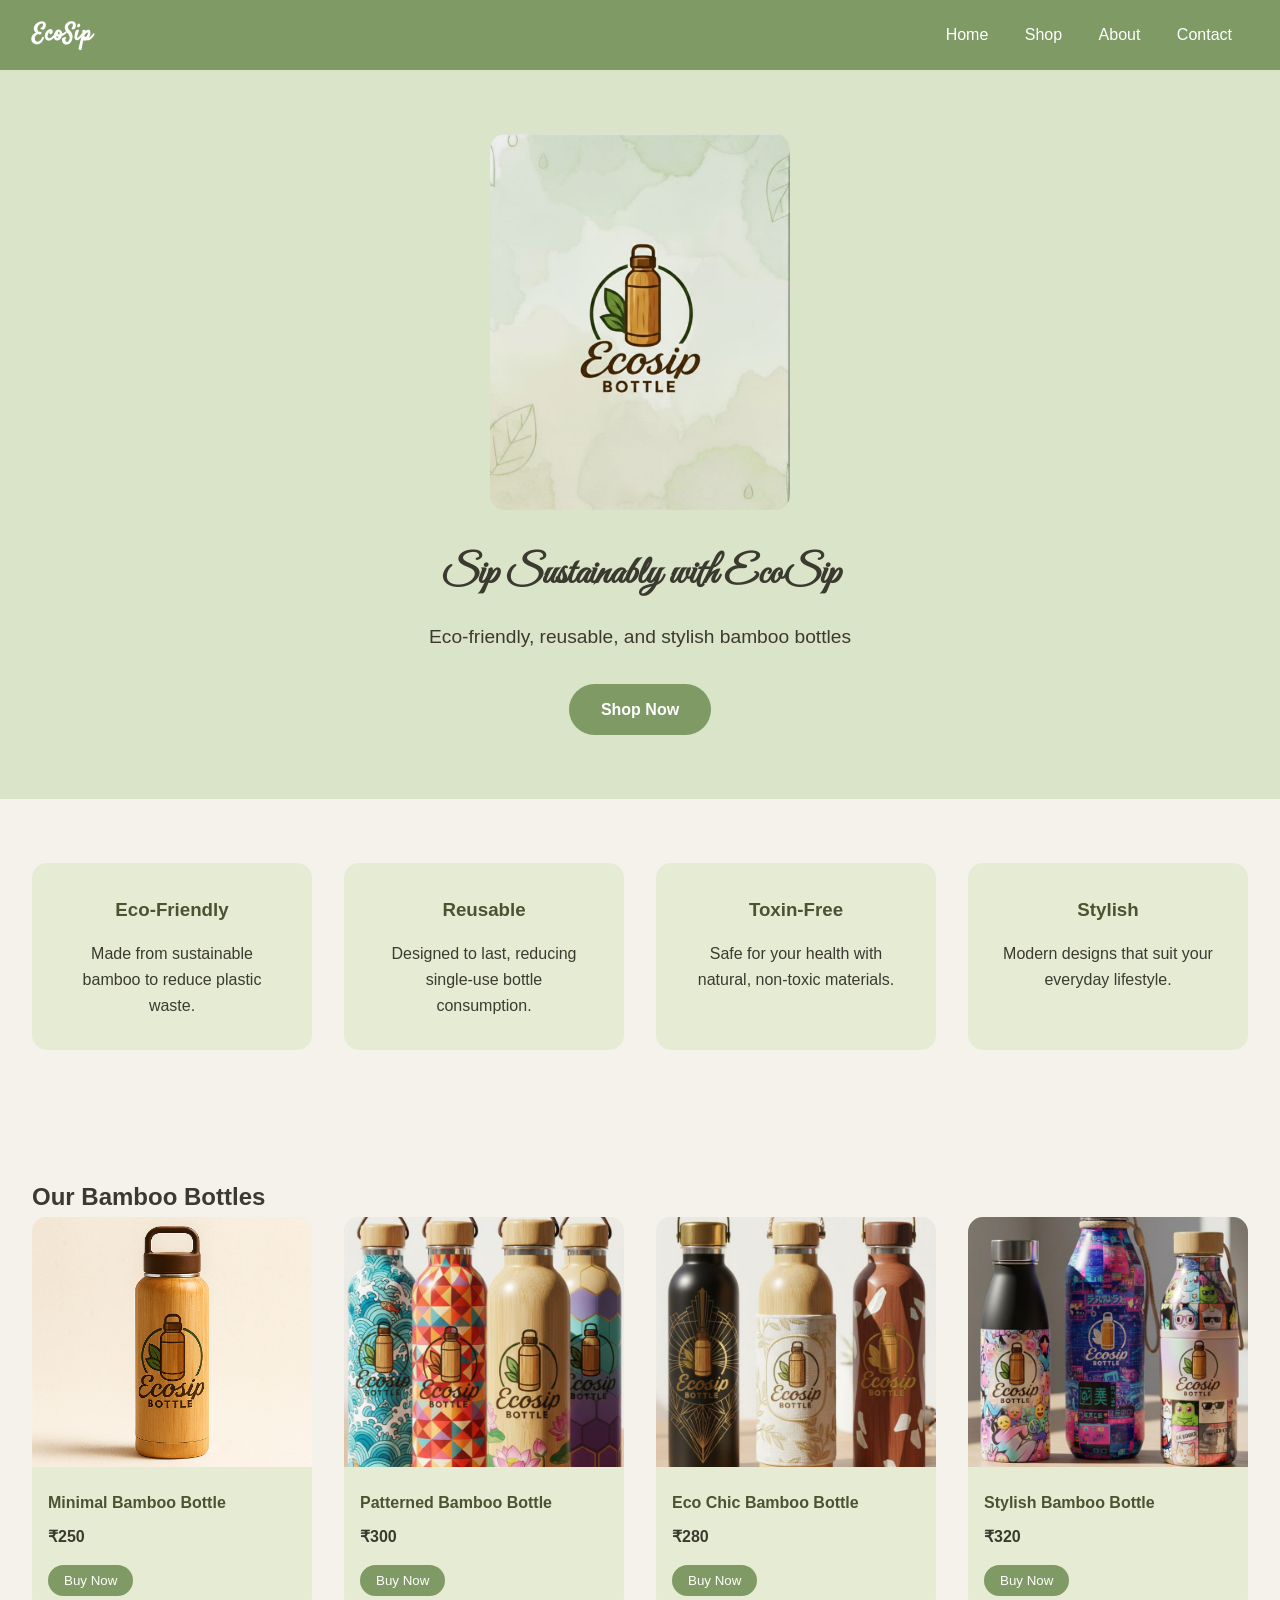
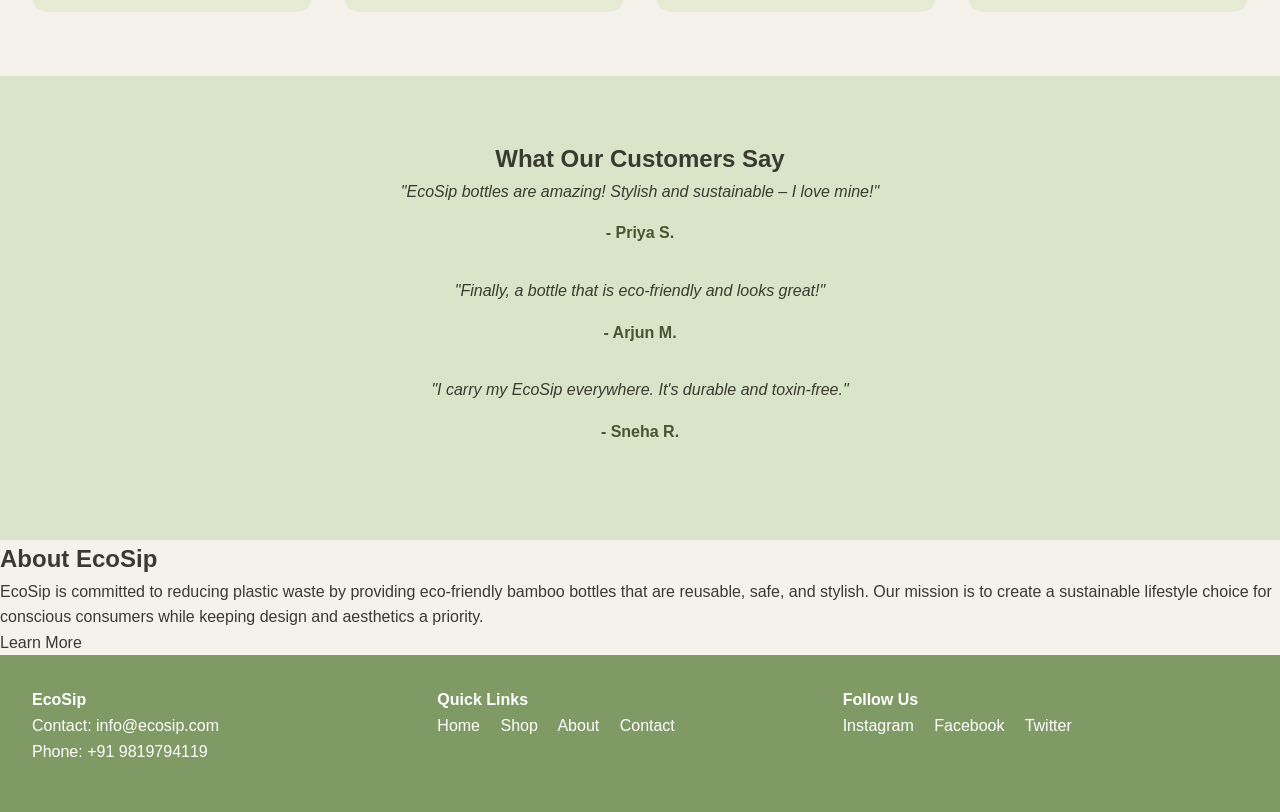
<file: index.html>
<!DOCTYPE html>
<html lang="en">
<head>
  <meta charset="UTF-8">
  <meta name="viewport" content="width=device-width, initial-scale=1.0">
  <title>EcoSip - Home</title>

  <!-- Google Fonts -->
  <link href="https://fonts.googleapis.com/css2?family=Great+Vibes&family=Satisfy&display=swap" rel="stylesheet">

  <link rel="stylesheet" href="styles.css">

  <style>
    /* Apply Satisfy font to logo */
    header .logo {
      font-family: 'Satisfy', cursive;
    }

    /* Apply Great Vibes font to hero heading */
    .hero h1 {
      font-family: 'Great Vibes', cursive;
    }
  </style>
</head>
<body>

  <!-- Header -->
  <header>
    <div class="logo">EcoSip</div>
    <nav>
      <a href="index.html">Home</a>
      <a href="shop.html">Shop</a>
      <a href="about.html">About</a>
      <a href="contact.html">Contact</a>
    </nav>
  </header>

  <!-- Hero -->
  <section class="hero">
    <img src="logo.png" alt="Bamboo Bottle">
    <h1>Sip Sustainably with EcoSip</h1>
    <p>Eco-friendly, reusable, and stylish bamboo bottles</p>
    <a href="shop.html" class="cta">Shop Now</a>
  </section>

  <!-- Features -->
  <section class="features">
    <div class="feature">
      <h3>Eco-Friendly</h3>
      <p>Made from sustainable bamboo to reduce plastic waste.</p>
    </div>
    <div class="feature">
      <h3>Reusable</h3>
      <p>Designed to last, reducing single-use bottle consumption.</p>
    </div>
    <div class="feature">
      <h3>Toxin-Free</h3>
      <p>Safe for your health with natural, non-toxic materials.</p>
    </div>
    <div class="feature">
      <h3>Stylish</h3>
      <p>Modern designs that suit your everyday lifestyle.</p>
    </div>
  </section>

  <!-- Product Preview -->
  <section class="products">
    <h2>Our Bamboo Bottles</h2>
    <div class="product-grid">
      <div class="product">
        <img src="minimal.png" alt="Bottle 1">
        <div class="product-content">
          <h4>Minimal Bamboo Bottle</h4>
          <p>₹250</p>
          <a href="shop.html"><button>Buy Now</button></a>
        </div>
      </div>
      <div class="product">
        <img src="patterned.jpg" alt="Bottle 2">
        <div class="product-content">
          <h4>Patterned Bamboo Bottle</h4>
          <p>₹300</p>
          <a href="shop.html"><button>Buy Now</button></a>
        </div>
      </div>
      <div class="product">
        <img src="chic.jpg" alt="Bottle 3">
        <div class="product-content">
          <h4>Eco Chic Bamboo Bottle</h4>
          <p>₹280</p>
          <a href="shop.html"><button>Buy Now</button></a>
        </div>
      </div>
      <div class="product">
        <img src="stylish.jpg" alt="Bottle 4">
        <div class="product-content">
          <h4>Stylish Bamboo Bottle</h4>
          <p>₹320</p>
          <a href="shop.html"><button>Buy Now</button></a>
        </div>
      </div>
    </div>
  </section>

  <!-- Testimonials -->
  <section class="testimonials">
    <h2>What Our Customers Say</h2>
    <div class="testimonial">
      <p>"EcoSip bottles are amazing! Stylish and sustainable – I love mine!"</p>
      <h4>- Priya S.</h4>
    </div>
    <div class="testimonial">
      <p>"Finally, a bottle that is eco-friendly and looks great!"</p>
      <h4>- Arjun M.</h4>
    </div>
    <div class="testimonial">
      <p>"I carry my EcoSip everywhere. It's durable and toxin-free."</p>
      <h4>- Sneha R.</h4>
    </div>
  </section>

  <!-- About Preview -->
  <section class="about-preview">
    <h2>About EcoSip</h2>
    <p>EcoSip is committed to reducing plastic waste by providing eco-friendly bamboo bottles that are reusable, safe, and stylish. Our mission is to create a sustainable lifestyle choice for conscious consumers while keeping design and aesthetics a priority.</p>
    <a href="about.html" class="cta">Learn More</a>
  </section>

  <!-- Footer -->
  <footer>
    <div class="footer-section">
      <h4>EcoSip</h4>
      <p>Contact: info@ecosip.com</p>
      <p>Phone: +91 9819794119</p>
    </div>
    <div class="footer-section">
      <h4>Quick Links</h4>
      <a href="index.html">Home</a>
      <a href="shop.html">Shop</a>
      <a href="about.html">About</a>
      <a href="contact.html">Contact</a>
    </div>
    <div class="footer-section">
      <h4>Follow Us</h4>
      <a href="#">Instagram</a>
      <a href="#">Facebook</a>
      <a href="#">Twitter</a>
    </div>
  </footer>

  <script src="script.js"></script>
</body>
</html>
</file>
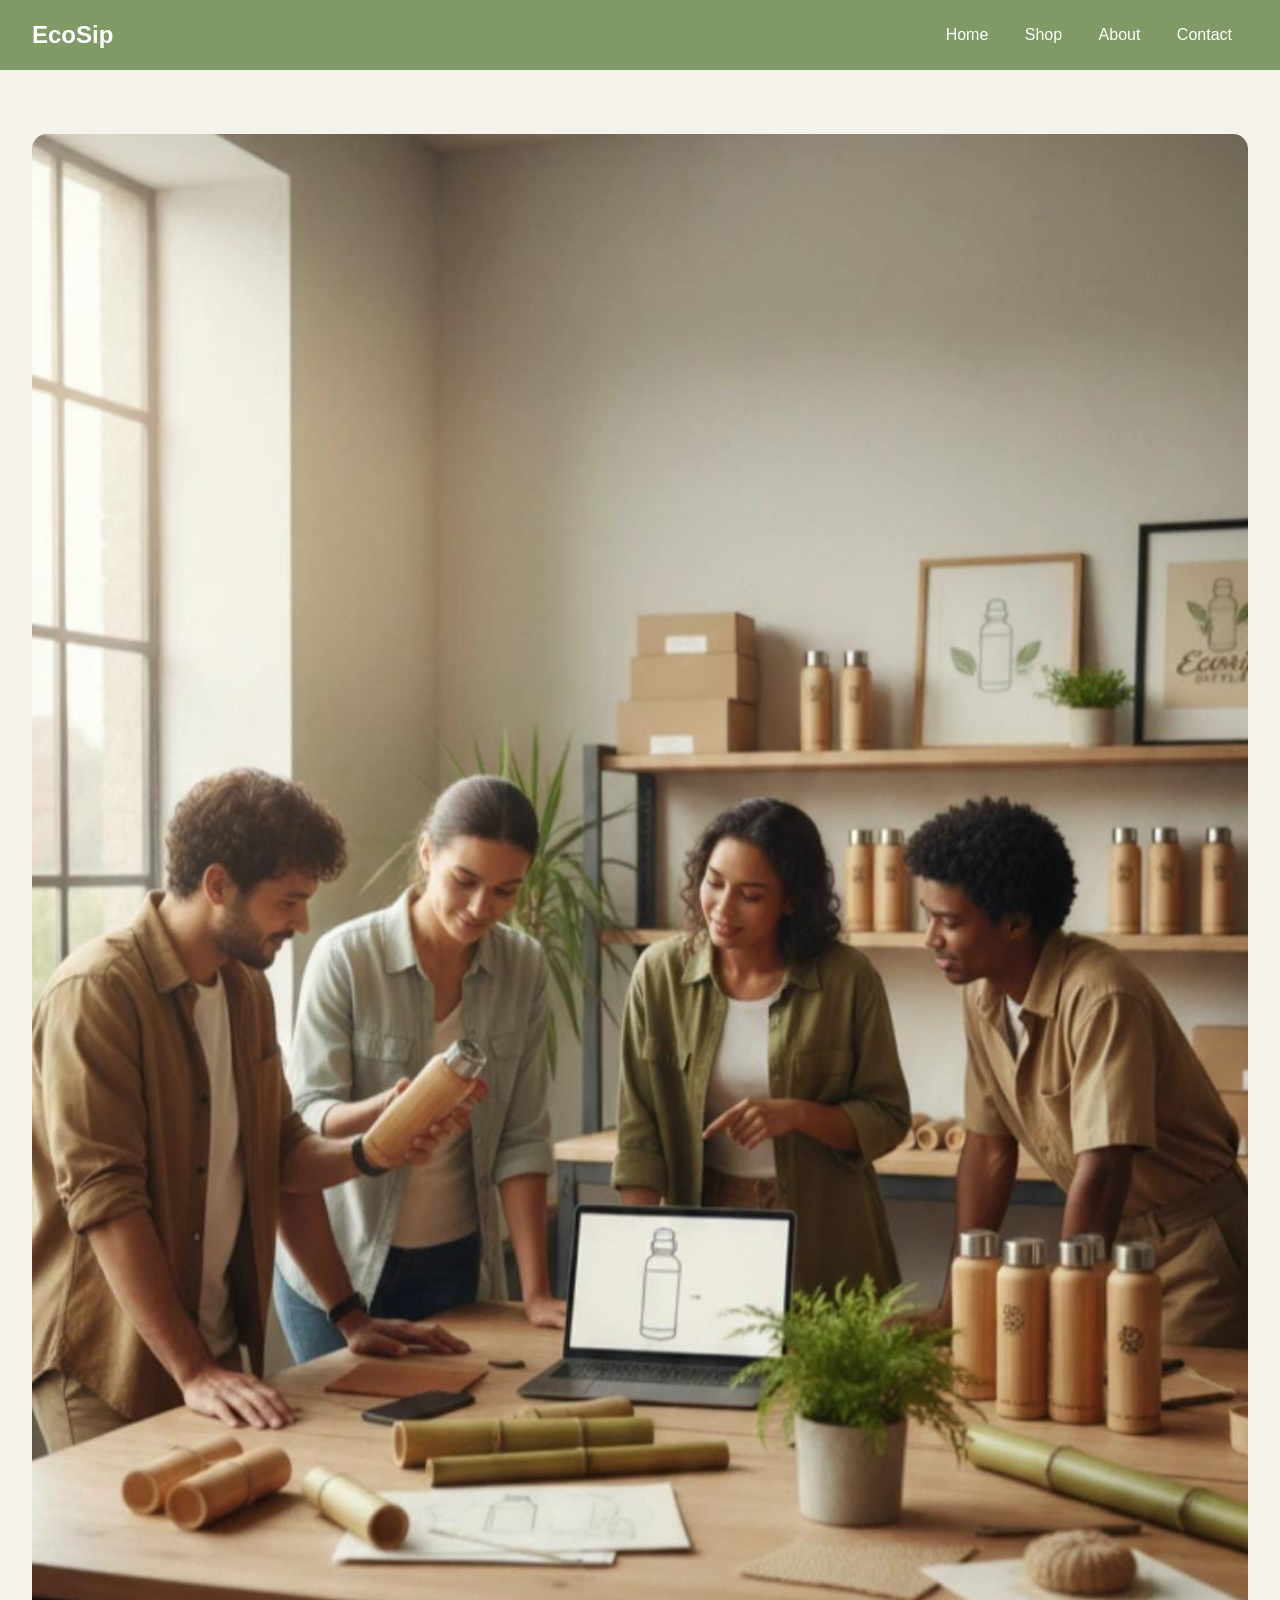
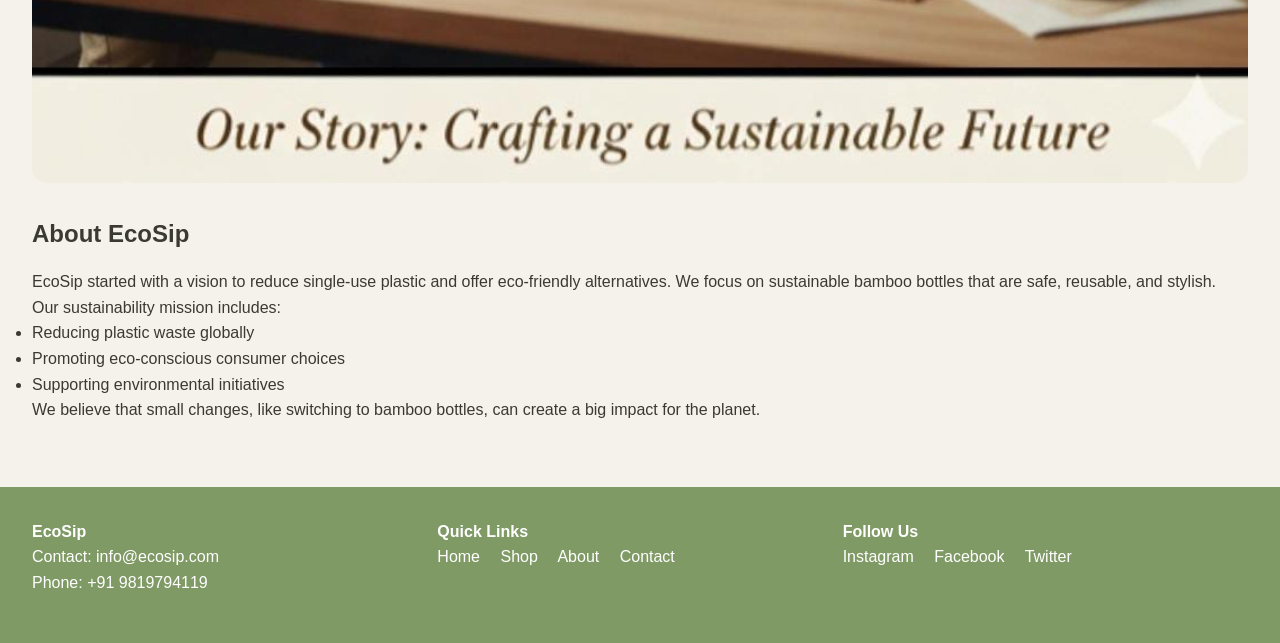
<file: about.html>
<!DOCTYPE html>
<html lang="en">
<head>
  <meta charset="UTF-8">
  <meta name="viewport" content="width=device-width, initial-scale=1.0">
  <title>EcoSip - About Us</title>
  <link rel="stylesheet" href="styles.css">
</head>
<body>

<header>
  <div class="logo">EcoSip</div>
  <nav>
    <a href="index.html">Home</a>
    <a href="shop.html">Shop</a>
    <a href="about.html">About</a>
    <a href="contact.html">Contact</a>
  </nav>
</header>

<section class="about">
  <img src="about.jpg" alt="About EcoSip">
  <div class="about-content">
    <h2>About EcoSip</h2>
    <p>EcoSip started with a vision to reduce single-use plastic and offer eco-friendly alternatives. We focus on sustainable bamboo bottles that are safe, reusable, and stylish.</p>
    <p>Our sustainability mission includes:</p>
    <ul>
      <li>Reducing plastic waste globally</li>
      <li>Promoting eco-conscious consumer choices</li>
      <li>Supporting environmental initiatives</li>
    </ul>
    <p>We believe that small changes, like switching to bamboo bottles, can create a big impact for the planet.</p>
  </div>
</section>

<footer>
  <div class="footer-section">
    <h4>EcoSip</h4>
    <p>Contact: info@ecosip.com</p>
    <p>Phone: +91 9819794119</p>
  </div>
  <div class="footer-section">
    <h4>Quick Links</h4>
    <a href="index.html">Home</a>
    <a href="shop.html">Shop</a>
    <a href="about.html">About</a>
    <a href="contact.html">Contact</a>
  </div>
  <div class="footer-section">
    <h4>Follow Us</h4>
    <a href="#">Instagram</a>
    <a href="#">Facebook</a>
    <a href="#">Twitter</a>
  </div>
</footer>

<script src="script.js"></script>
</body>
</html>
</file>
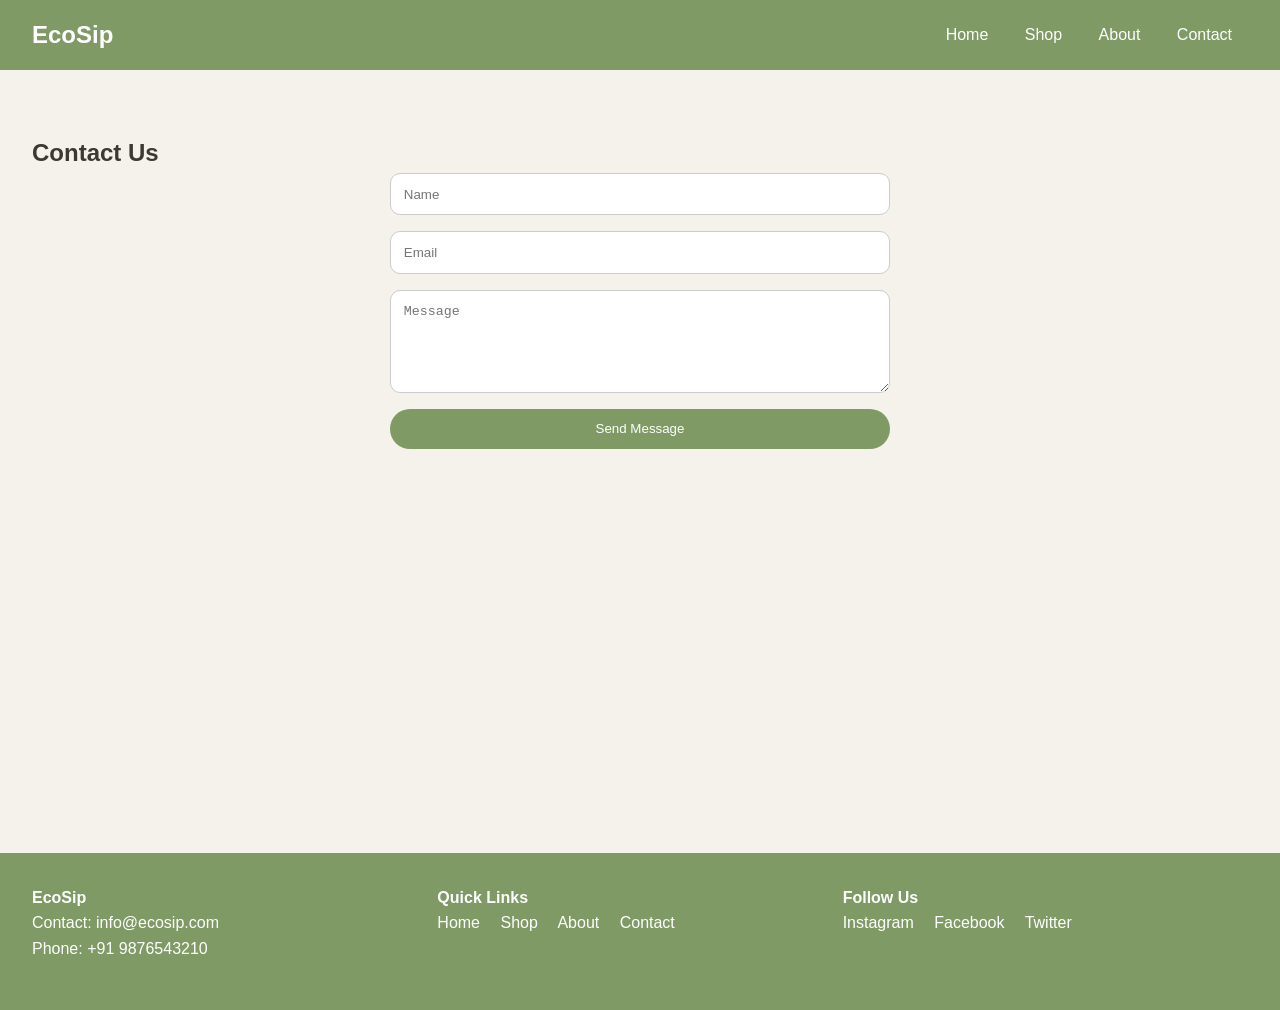
<file: contact.html>
<!DOCTYPE html>
<html lang="en">
<head>
  <meta charset="UTF-8">
  <meta name="viewport" content="width=device-width, initial-scale=1.0">
  <title>EcoSip - Contact</title>
  <link rel="stylesheet" href="styles.css">
</head>
<body>

<header>
  <div class="logo">EcoSip</div>
  <nav>
    <a href="index.html">Home</a>
    <a href="shop.html">Shop</a>
    <a href="about.html">About</a>
    <a href="contact.html">Contact</a>
  </nav>
</header>

<section class="contact">
  <h2>Contact Us</h2>
  <form id="contactForm">
    <input type="text" placeholder="Name" required>
    <input type="email" placeholder="Email" required>
    <textarea placeholder="Message" rows="5" required></textarea>
    <button type="submit">Send Message</button>
  </form>
  <div class="map">
    <iframe src="https://www.google.com/maps/embed?pb=!1m18!1m12!1m3!1d3023.506827083211!2d-73.98715508459325!3d40.7588951793277!2m3!1f0!2f0!3f0!3m2!1i1024!2i768!4f13.1!3m3!1m2!1s0x89c25855f2a6fba5%3A0x2f5d15429c42f791!2sTimes%20Square!5e0!3m2!1sen!2sus!4v1694956000000!5m2!1sen!2sus" width="100%" height="300" style="border:0;" allowfullscreen="" loading="lazy"></iframe>
  </div>
</section>

<footer>
  <div class="footer-section">
    <h4>EcoSip</h4>
    <p>Contact: info@ecosip.com</p>
    <p>Phone: +91 9876543210</p>
  </div>
  <div class="footer-section">
    <h4>Quick Links</h4>
    <a href="index.html">Home</a>
    <a href="shop.html">Shop</a>
    <a href="about.html">About</a>
    <a href="contact.html">Contact</a>
  </div>
  <div class="footer-section">
    <h4>Follow Us</h4>
    <a href="#">Instagram</a>
    <a href="#">Facebook</a>
    <a href="#">Twitter</a>
  </div>
</footer>

<script src="script.js"></script>
</body>
</html>
</file>
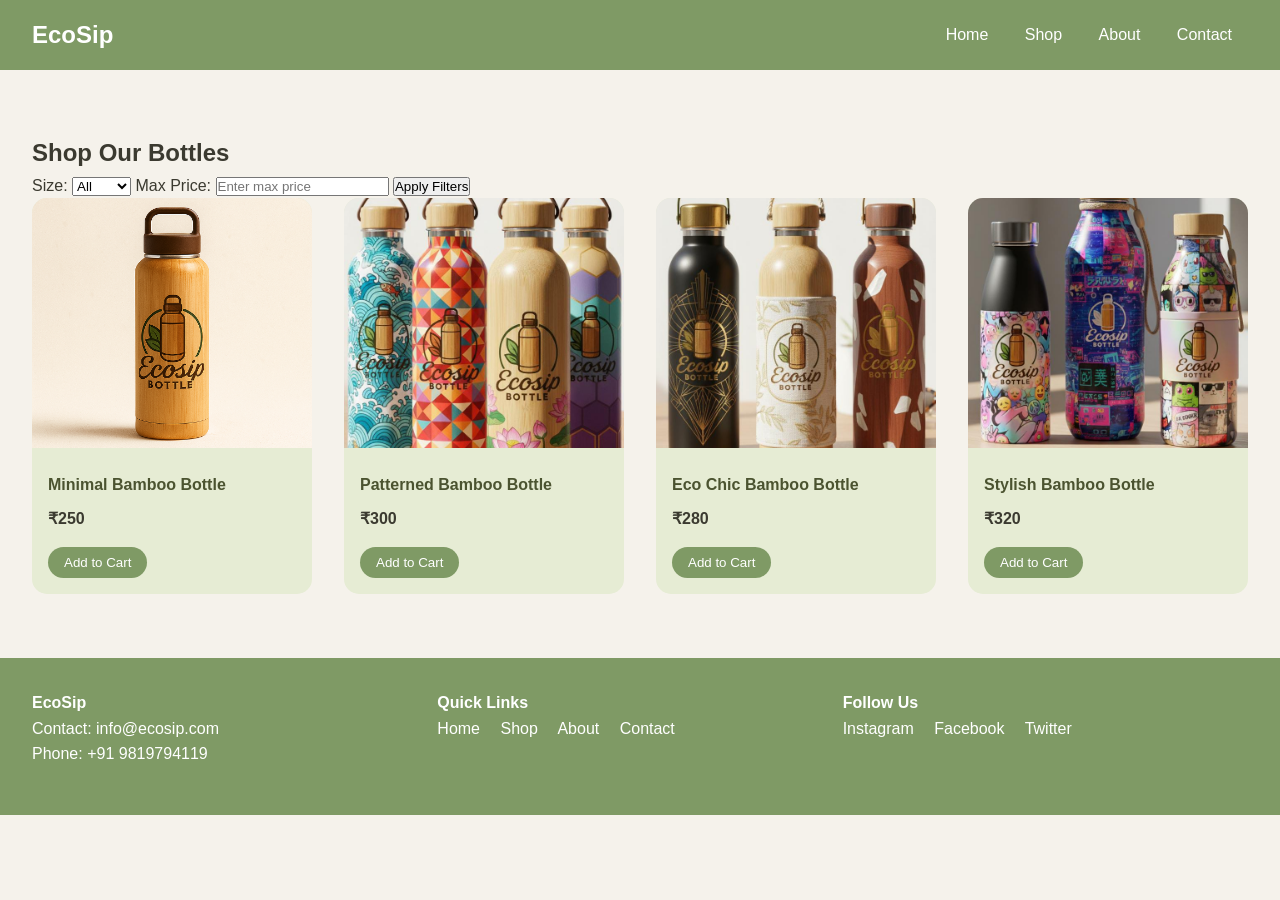
<file: shop.html>
<!DOCTYPE html>
<html lang="en">
<head>
  <meta charset="UTF-8">
  <meta name="viewport" content="width=device-width, initial-scale=1.0">
  <title>EcoSip - Shop</title>
  <link rel="stylesheet" href="styles.css">
</head>
<body>

<header>
  <div class="logo">EcoSip</div>
  <nav>
    <a href="index.html">Home</a>
    <a href="shop.html">Shop</a>
    <a href="about.html">About</a>
    <a href="contact.html">Contact</a>
  </nav>
</header>

<section class="products">
  <h2>Shop Our Bottles</h2>

  <!-- Filters -->
  <div class="filters">
    <label for="size">Size:</label>
    <select id="size">
      <option value="all">All</option>
      <option value="500ml">500ml</option>
      <option value="750ml">750ml</option>
    </select>

    <label for="price">Max Price:</label>
    <input type="number" id="price" placeholder="Enter max price">
    <button id="filterBtn">Apply Filters</button>
  </div>

  <div class="product-grid" id="shopGrid">
    <!-- Products dynamically generated -->
  </div>
</section>

<footer>
  <div class="footer-section">
    <h4>EcoSip</h4>
    <p>Contact: info@ecosip.com</p>
    <p>Phone: +91 9819794119</p>
  </div>
  <div class="footer-section">
    <h4>Quick Links</h4>
    <a href="index.html">Home</a>
    <a href="shop.html">Shop</a>
    <a href="about.html">About</a>
    <a href="contact.html">Contact</a>
  </div>
  <div class="footer-section">
    <h4>Follow Us</h4>
    <a href="#">Instagram</a>
    <a href="#">Facebook</a>
    <a href="#">Twitter</a>
  </div>
</footer>

<script src="script.js"></script>
</body>
</html>
</file>
<file: styles.css>
/* Reset */
* {margin:0; padding:0; box-sizing:border-box;}
body {font-family: 'Segoe UI', Tahoma, Geneva, Verdana, sans-serif; line-height:1.6; background:#f5f2eb; color:#3b3a30;}
a {text-decoration:none; color:inherit;}
header {background:#7f9a65; color:white; padding:1rem 2rem; display:flex; justify-content:space-between; align-items:center; position:sticky; top:0; z-index:1000;}
header .logo {font-size:1.5rem; font-weight:bold;}
nav a {margin:0 1rem; transition:color 0.3s;}
nav a:hover {color:#f4e1d2;}
.hero {display:flex; flex-direction:column; align-items:center; justify-content:center; text-align:center; padding:4rem 2rem; background:#d9e4c8;}
.hero img {width:300px; max-width:80%; border-radius:15px; margin-bottom:2rem; transition: transform 0.3s;}
.hero img:hover {transform:scale(1.05);}
.hero h1 {font-size:2.5rem; margin-bottom:1rem; color:#3b3a30;}
.hero p {font-size:1.2rem; margin-bottom:2rem;}
.hero .cta {background:#7f9a65; color:white; padding:0.8rem 2rem; border-radius:50px; font-weight:bold; transition:background 0.3s;}
.hero .cta:hover {background:#6b8254;}
.features, .products, .testimonials, .about, .contact {padding:4rem 2rem;}
.features {display:flex; flex-wrap:wrap; justify-content:center; gap:2rem; background:#f5f2eb;}
.feature {flex:1 1 200px; text-align:center; padding:2rem; border-radius:15px; background:#e6ecd4; transition:transform 0.3s;}
.feature:hover {transform:translateY(-10px);}
.feature h3 {margin-bottom:1rem; color:#4b5330;}
.product-grid {display:grid; grid-template-columns:repeat(auto-fit,minmax(220px,1fr)); gap:2rem;}
.product {background:#e6ecd4; border-radius:15px; overflow:hidden; transition:transform 0.3s;}
.product:hover {transform:scale(1.05);}
.product img {width:100%; height:250px; object-fit:cover;}
.product-content {padding:1rem;}
.product-content h4 {margin-bottom:0.5rem; color:#4b5330;}
.product-content p {margin-bottom:1rem; font-weight:bold;}
.product-content button {background:#7f9a65; color:white; padding:0.5rem 1rem; border:none; border-radius:50px; cursor:pointer; transition:background 0.3s;}
.product-content button:hover {background:#6b8254;}
.testimonials {background:#d9e4c8; text-align:center;}
.testimonial {margin-bottom:2rem;}
.testimonial p {font-style:italic; margin-bottom:1rem;}
.testimonial h4 {color:#4b5330;}
.about {display:flex; flex-wrap:wrap; align-items:center; gap:2rem; background:#f5f2eb;}
.about img {flex:1 1 300px; border-radius:15px; max-width:100%;}
.about-content {flex:1 1 400px;}
.about-content h2 {margin-bottom:1rem; color:#3b3a30;}
.contact form {display:flex; flex-direction:column; gap:1rem; max-width:500px; margin:0 auto;}
.contact input, .contact textarea {padding:0.8rem; border-radius:10px; border:1px solid #ccc;}
.contact button {background:#7f9a65; color:white; padding:0.8rem; border:none; border-radius:50px; cursor:pointer; transition:background 0.3s;}
.contact button:hover {background:#6b8254;}
.map {margin-top:2rem; border-radius:15px; overflow:hidden;}
footer {background:#7f9a65; color:white; padding:2rem; display:flex; flex-wrap:wrap; justify-content:space-between;}
footer .footer-section {flex:1 1 200px; margin-bottom:1rem;}
footer a {color:white; margin-right:1rem;}
footer a:hover {color:#f4
</file>
